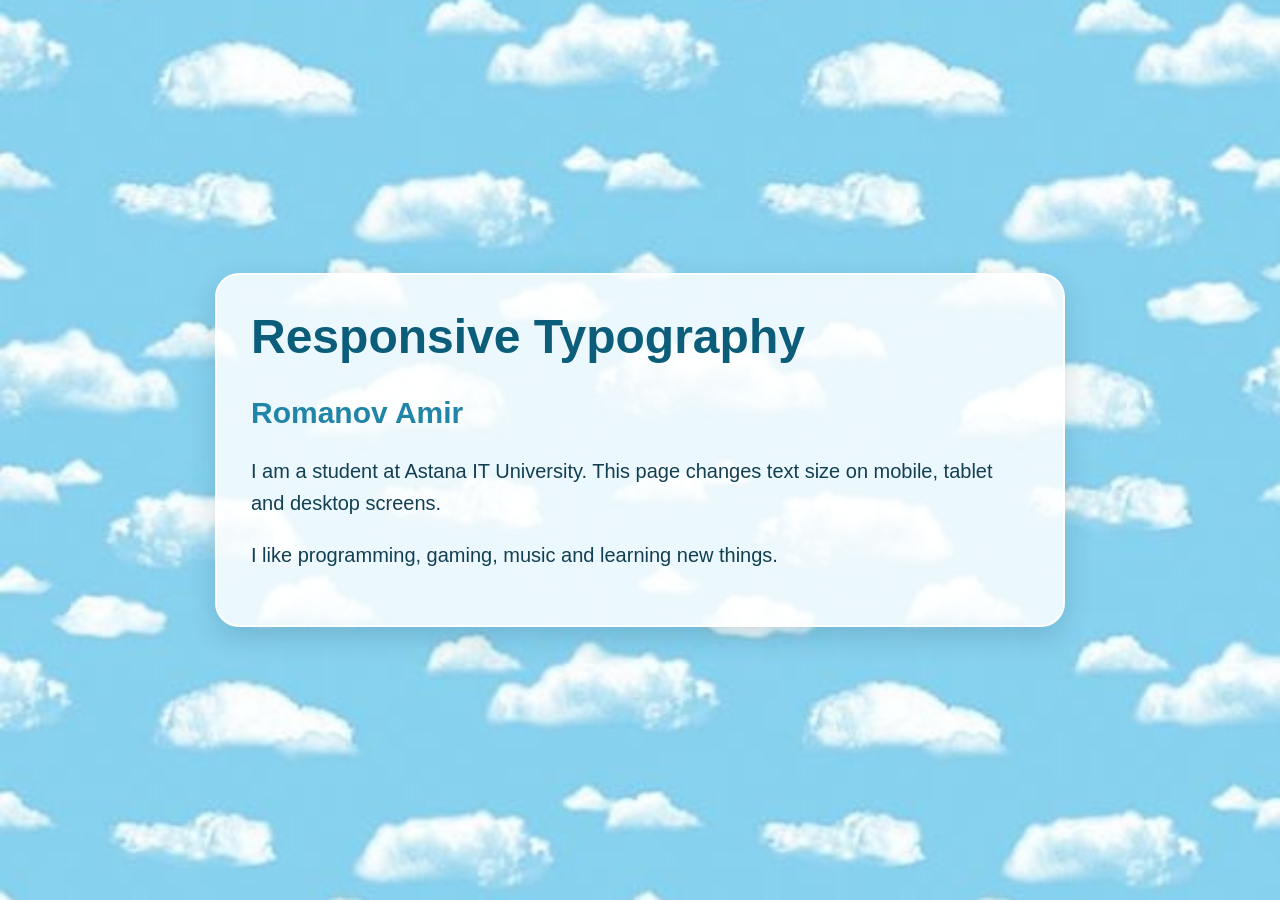
<file: task0_typography/index.html>
<!DOCTYPE html>
<html lang="en">
<head>
    <meta charset="UTF-8">
    <meta name="viewport" content="width=device-width, initial-scale=1.0">
    <title>Task 0 - Responsive Typography</title>
    <link rel="stylesheet" href="style.css">
</head>
<body>
    <main class="card">
        <h1>Responsive Typography</h1>
        <h2>Romanov Amir</h2>
        <p>I am a student at Astana IT University. This page changes text size on mobile, tablet and desktop screens.</p>
        <p>I like programming, gaming, music and learning new things.</p>
    </main>
</body>
</html>
</file>
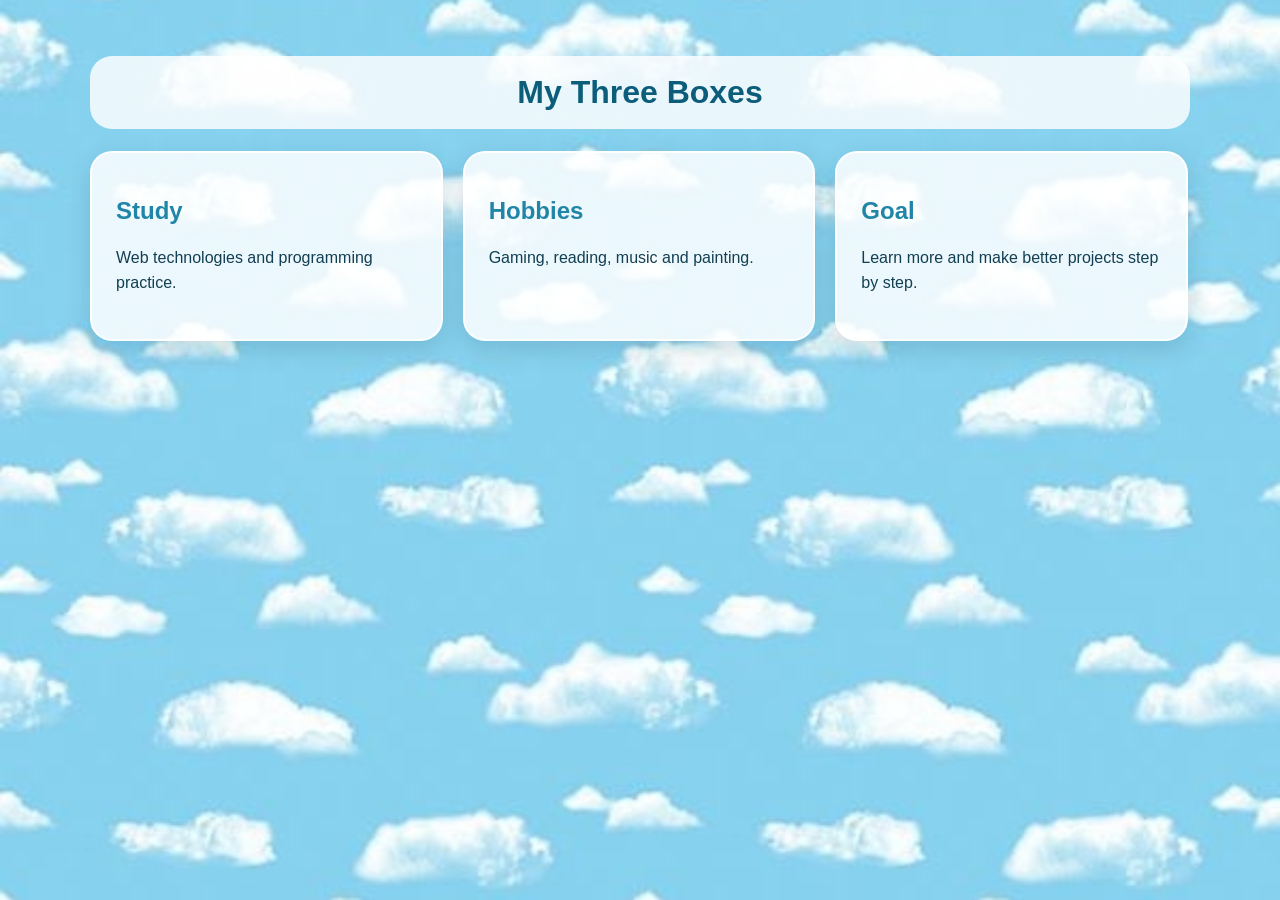
<file: task1_media_layout/index.html>
<!DOCTYPE html>
<html lang="en">
<head>
    <meta charset="UTF-8">
    <meta name="viewport" content="width=device-width, initial-scale=1.0">
    <title>Task 1 - Media Query Layout</title>
    <link rel="stylesheet" href="style.css">
</head>
<body>
    <main class="page">
        <h1>My Three Boxes</h1>
        <div class="boxes">
            <section class="box">
                <h2>Study</h2>
                <p>Web technologies and programming practice.</p>
            </section>
            <section class="box">
                <h2>Hobbies</h2>
                <p>Gaming, reading, music and painting.</p>
            </section>
            <section class="box">
                <h2>Goal</h2>
                <p>Learn more and make better projects step by step.</p>
            </section>
        </div>
    </main>
</body>
</html>
</file>
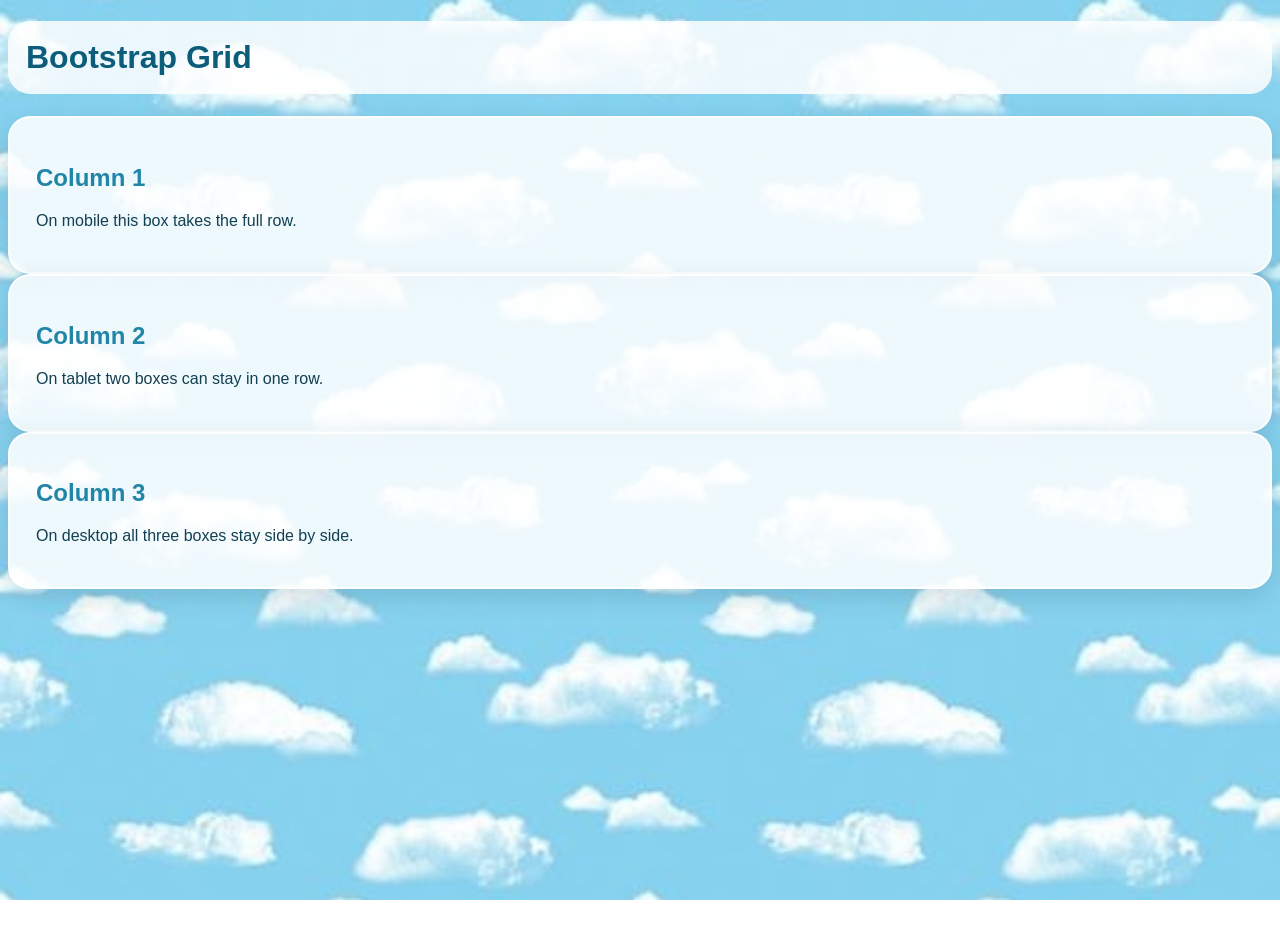
<file: task2_bootstrap_grid/index.html>
<!DOCTYPE html>
<html lang="en">
<head>
    <meta charset="UTF-8">
    <meta name="viewport" content="width=device-width, initial-scale=1.0">
    <title>Task 2 - Bootstrap Grid</title>
    <link rel="stylesheet" href="style.css">
</head>
<body>
    <main class="container py-5">
        <h1 class="page-title text-center mb-4">Bootstrap Grid</h1>
        <div class="row g-4">
            <div class="col-12 col-md-6 col-lg-4">
                <div class="info-box h-100">
                    <h2>Column 1</h2>
                    <p>On mobile this box takes the full row.</p>
                </div>
            </div>
            <div class="col-12 col-md-6 col-lg-4">
                <div class="info-box h-100">
                    <h2>Column 2</h2>
                    <p>On tablet two boxes can stay in one row.</p>
                </div>
            </div>
            <div class="col-12 col-md-6 col-lg-4">
                <div class="info-box h-100">
                    <h2>Column 3</h2>
                    <p>On desktop all three boxes stay side by side.</p>
                </div>
            </div>
        </div>
    </main>
</body>
</html>
</file>
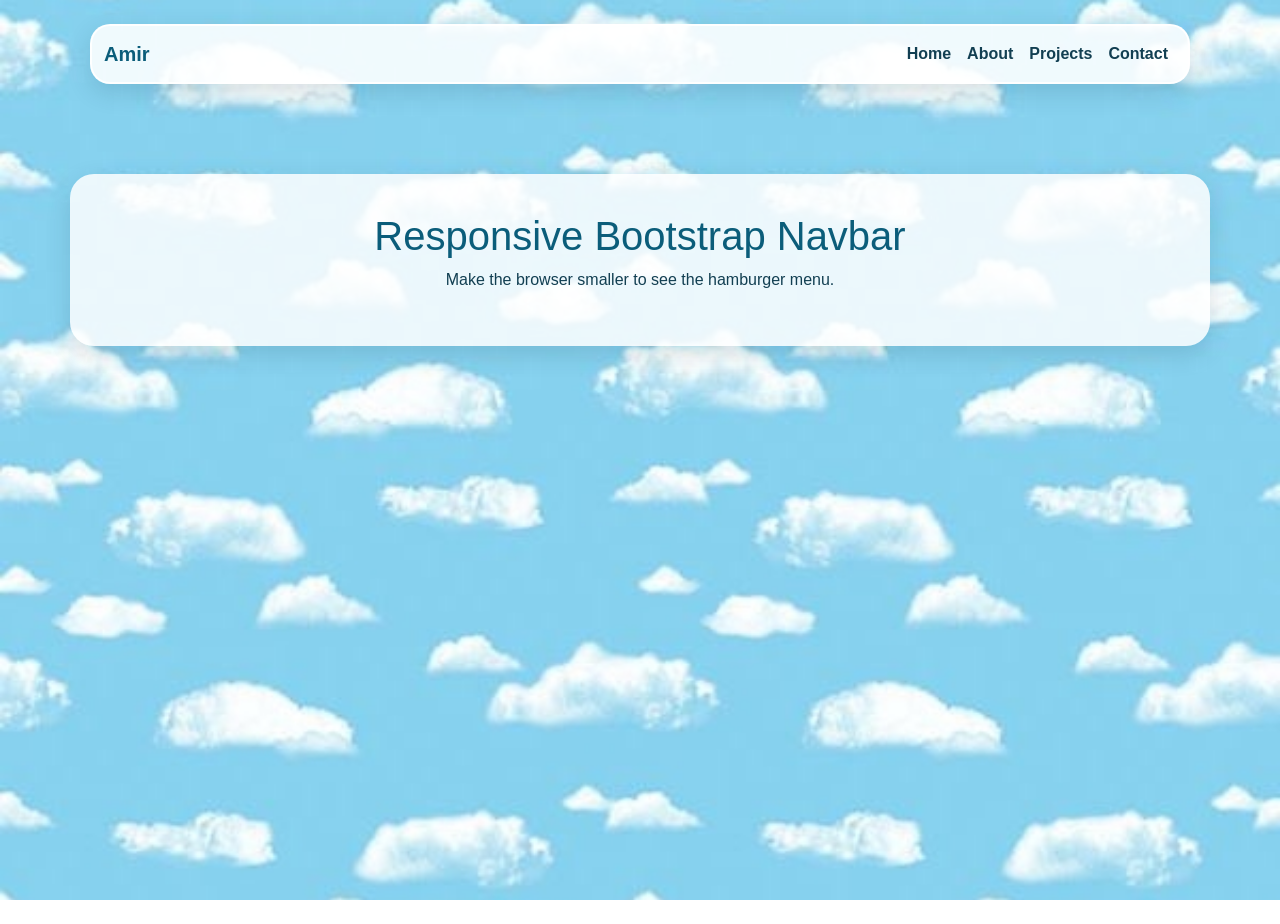
<file: task3_navbar/index.html>
<!DOCTYPE html>
<html lang="en">
<head>
    <meta charset="UTF-8">
    <meta name="viewport" content="width=device-width, initial-scale=1.0">
    <title>Task 3 - Bootstrap Navbar</title>
    <link href="https://cdn.jsdelivr.net/npm/bootstrap@5.3.3/dist/css/bootstrap.min.css" rel="stylesheet">
    <link rel="stylesheet" href="style.css">
</head>
<body>
    <nav class="navbar navbar-expand-md navbar-light custom-nav">
        <div class="container">
            <a class="navbar-brand" href="#">Amir</a>
            <button class="navbar-toggler" type="button" data-bs-toggle="collapse" data-bs-target="#mainMenu" aria-controls="mainMenu" aria-expanded="false" aria-label="Open menu">
                <span class="navbar-toggler-icon"></span>
            </button>
            <div class="collapse navbar-collapse" id="mainMenu">
                <ul class="navbar-nav ms-auto">
                    <li class="nav-item"><a class="nav-link" href="#home">Home</a></li>
                    <li class="nav-item"><a class="nav-link" href="#about">About</a></li>
                    <li class="nav-item"><a class="nav-link" href="#projects">Projects</a></li>
                    <li class="nav-item"><a class="nav-link" href="#contact">Contact</a></li>
                </ul>
            </div>
        </div>
    </nav>

    <main class="container page-box" id="home">
        <h1>Responsive Bootstrap Navbar</h1>
        <p>Make the browser smaller to see the hamburger menu.</p>
    </main>

    <script src="https://cdn.jsdelivr.net/npm/bootstrap@5.3.3/dist/js/bootstrap.bundle.min.js"></script>
</body>
</html>
</file>
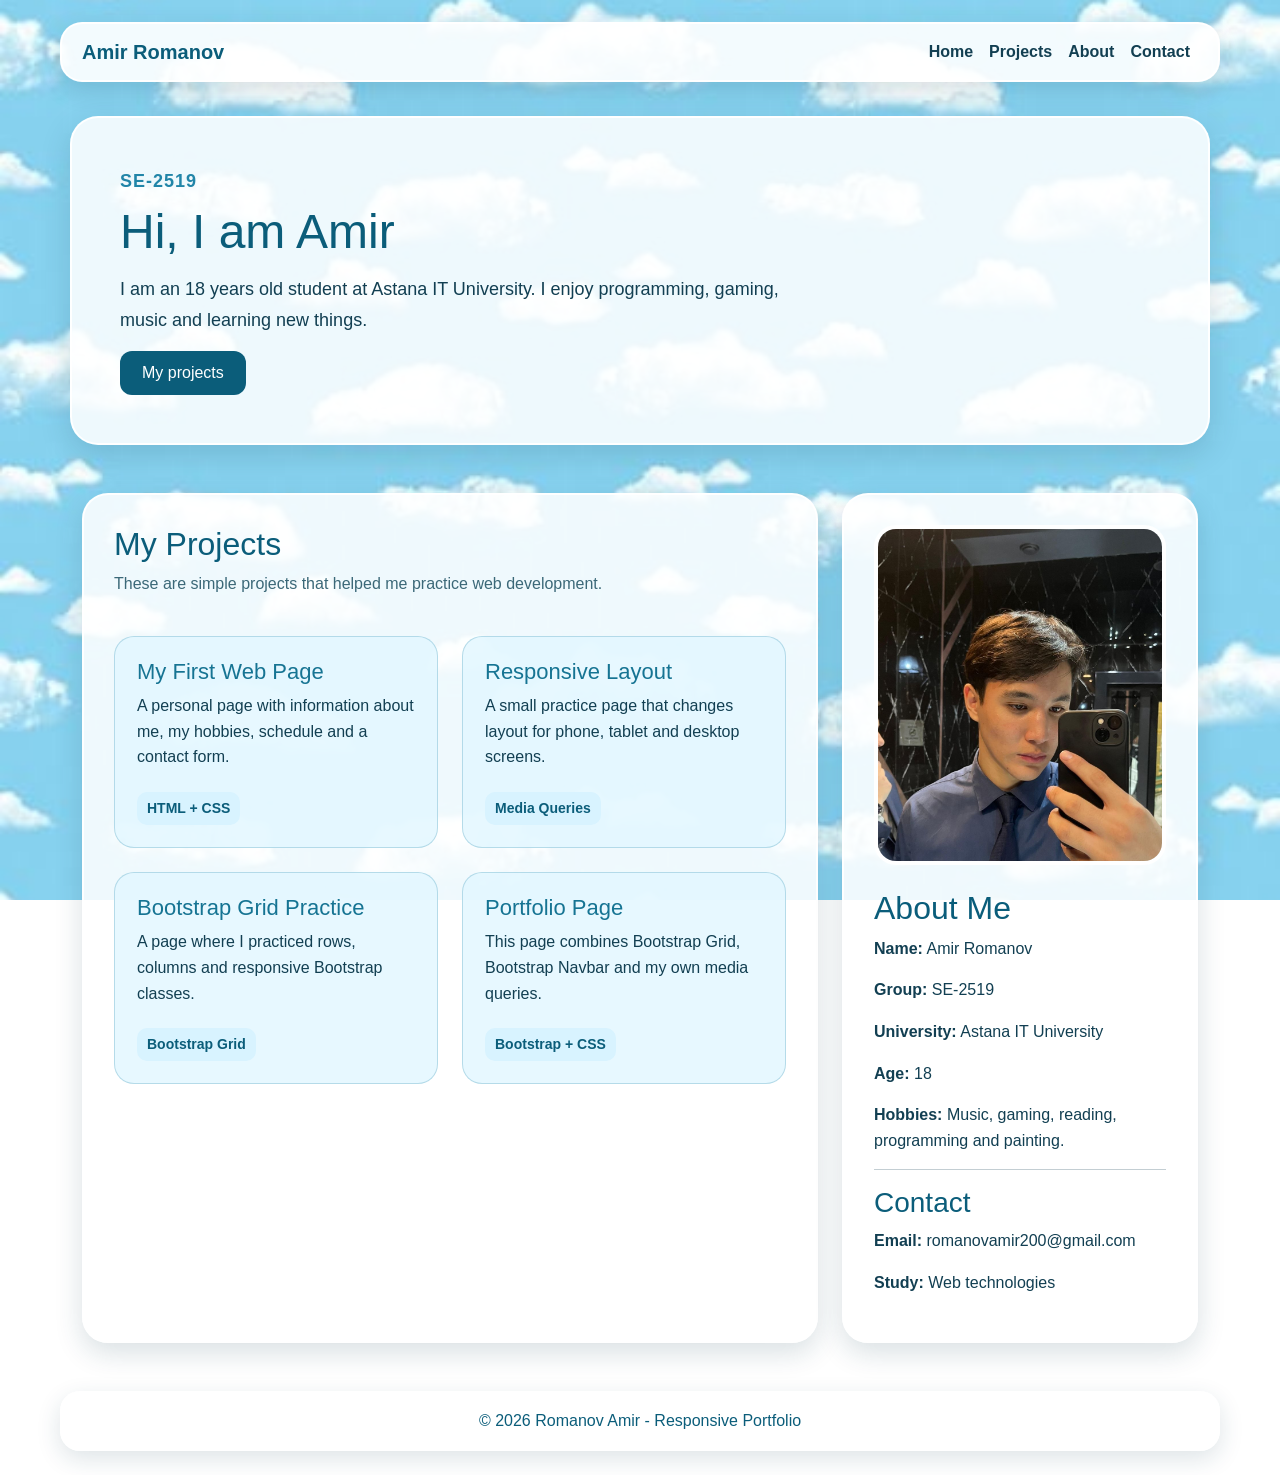
<file: task4_portfolio/index.html>
<!DOCTYPE html>
<html lang="en">
<head>
    <meta charset="UTF-8">
    <meta name="viewport" content="width=device-width, initial-scale=1.0">
    <title>Romanov Amir - Portfolio</title>
    <link href="https://cdn.jsdelivr.net/npm/bootstrap@5.3.3/dist/css/bootstrap.min.css" rel="stylesheet">
    <link rel="stylesheet" href="style.css">
</head>
<body>
    <nav class="navbar navbar-expand-lg navbar-light top-nav">
        <div class="container">
            <a class="navbar-brand" href="#home">Amir Romanov</a>
            <button class="navbar-toggler" type="button" data-bs-toggle="collapse" data-bs-target="#portfolioMenu" aria-controls="portfolioMenu" aria-expanded="false" aria-label="Open menu">
                <span class="navbar-toggler-icon"></span>
            </button>
            <div class="collapse navbar-collapse" id="portfolioMenu">
                <ul class="navbar-nav ms-auto">
                    <li class="nav-item"><a class="nav-link" href="#home">Home</a></li>
                    <li class="nav-item"><a class="nav-link" href="#projects">Projects</a></li>
                    <li class="nav-item"><a class="nav-link" href="#about">About</a></li>
                    <li class="nav-item"><a class="nav-link" href="#contact">Contact</a></li>
                </ul>
            </div>
        </div>
    </nav>

    <header class="hero container" id="home">
        <div>
            <p class="small-text">SE-2519</p>
            <h1>Hi, I am Amir</h1>
            <p>I am an 18 years old student at Astana IT University. I enjoy programming, gaming, music and learning new things.</p>
            <a href="#projects" class="btn main-btn">My projects</a>
        </div>
    </header>

    <main class="container my-5">
        <div class="row g-4">
            <section class="col-12 col-lg-8" id="projects">
                <div class="section-box">
                    <h2>My Projects</h2>
                    <p class="section-text">These are simple projects that helped me practice web development.</p>
                    <div class="row g-4 mt-1">
                        <div class="col-12 col-md-6">
                            <article class="project-card h-100">
                                <h3>My First Web Page</h3>
                                <p>A personal page with information about me, my hobbies, schedule and a contact form.</p>
                                <span>HTML + CSS</span>
                            </article>
                        </div>
                        <div class="col-12 col-md-6">
                            <article class="project-card h-100">
                                <h3>Responsive Layout</h3>
                                <p>A small practice page that changes layout for phone, tablet and desktop screens.</p>
                                <span>Media Queries</span>
                            </article>
                        </div>
                        <div class="col-12 col-md-6">
                            <article class="project-card h-100">
                                <h3>Bootstrap Grid Practice</h3>
                                <p>A page where I practiced rows, columns and responsive Bootstrap classes.</p>
                                <span>Bootstrap Grid</span>
                            </article>
                        </div>
                        <div class="col-12 col-md-6">
                            <article class="project-card h-100">
                                <h3>Portfolio Page</h3>
                                <p>This page combines Bootstrap Grid, Bootstrap Navbar and my own media queries.</p>
                                <span>Bootstrap + CSS</span>
                            </article>
                        </div>
                    </div>
                </div>
            </section>

            <aside class="col-12 col-lg-4" id="about">
                <div class="profile-box">
                    <img src="../images/me.jpg" alt="Amir Romanov" class="profile-photo">
                    <h2>About Me</h2>
                    <p><b>Name:</b> Amir Romanov</p>
                    <p><b>Group:</b> SE-2519</p>
                    <p><b>University:</b> Astana IT University</p>
                    <p><b>Age:</b> 18</p>
                    <p><b>Hobbies:</b> Music, gaming, reading, programming and painting.</p>
                    <hr>
                    <div id="contact">
                        <h3>Contact</h3>
                        <p><b>Email:</b> romanovamir200@gmail.com</p>
                        <p><b>Study:</b> Web technologies</p>
                    </div>
                </div>
            </aside>
        </div>
    </main>

    <footer>
        <p>© 2026 Romanov Amir - Responsive Portfolio</p>
    </footer>

    <script src="https://cdn.jsdelivr.net/npm/bootstrap@5.3.3/dist/js/bootstrap.bundle.min.js"></script>
</body>
</html>
</file>
<file: task0_typography/style.css>
* {
    box-sizing: border-box;
}

body {
    margin: 0;
    min-height: 100vh;
    display: flex;
    justify-content: center;
    align-items: center;
    padding: 20px;
    background: url("../images/background.jpg") center/cover fixed;
    font-family: Arial, sans-serif;
    color: #123f52;
}

.card {
    width: min(90%, 850px);
    padding: 24px;
    background: rgba(255, 255, 255, 0.84);
    border: 2px solid rgba(255, 255, 255, 0.9);
    border-radius: 24px;
    box-shadow: 0 10px 28px rgba(18, 63, 82, 0.18);
}

h1 {
    margin-top: 0;
    color: #0b5d7a;
    font-size: 28px;
}

h2 {
    color: #2185a8;
    font-size: 20px;
}

p {
    line-height: 1.6;
    font-size: 16px;
}

@media (min-width: 768px) {
    .card {
        padding: 34px;
    }

    h1 {
        font-size: 38px;
    }

    h2 {
        font-size: 26px;
    }

    p {
        font-size: 18px;
    }
}

@media (min-width: 1200px) {
    h1 {
        font-size: 48px;
    }

    h2 {
        font-size: 30px;
    }

    p {
        font-size: 20px;
    }
}
</file>
<file: task1_media_layout/style.css>
* {
    box-sizing: border-box;
}

body {
    margin: 0;
    min-height: 100vh;
    padding: 35px 20px;
    background: url("../images/background.jpg") center/cover fixed;
    font-family: Arial, sans-serif;
    color: #123f52;
}

.page {
    width: min(1100px, 92%);
    margin: 0 auto;
}

h1 {
    text-align: center;
    color: #0b5d7a;
    background: rgba(255, 255, 255, 0.82);
    padding: 18px;
    border-radius: 22px;
}

.boxes {
    display: flex;
    flex-wrap: wrap;
    gap: 20px;
}

.box {
    width: calc(33.333% - 14px);
    min-height: 190px;
    padding: 24px;
    background: rgba(255, 255, 255, 0.84);
    border: 2px solid rgba(255, 255, 255, 0.9);
    border-radius: 22px;
    box-shadow: 0 8px 24px rgba(18, 63, 82, 0.16);
}

.box h2 {
    color: #2185a8;
}

.box p {
    line-height: 1.6;
}

@media (max-width: 900px) {
    .box {
        width: calc(50% - 10px);
    }
}

@media (max-width: 600px) {
    .box {
        width: 100%;
    }

    h1 {
        font-size: 26px;
    }
}
</file>
<file: task2_bootstrap_grid/style.css>
body {
    min-height: 100vh;
    background: url("../images/background.jpg") center/cover fixed;
    font-family: Arial, sans-serif;
    color: #123f52;
}

.page-title {
    color: #0b5d7a;
    background: rgba(255, 255, 255, 0.84);
    padding: 18px;
    border-radius: 22px;
}

.info-box {
    padding: 26px;
    background: rgba(255, 255, 255, 0.86);
    border: 2px solid rgba(255, 255, 255, 0.9);
    border-radius: 22px;
    box-shadow: 0 8px 24px rgba(18, 63, 82, 0.16);
}

.info-box h2 {
    color: #2185a8;
    font-size: 24px;
}
</file>
<file: task3_navbar/style.css>
body {
    min-height: 100vh;
    background: url("../images/background.jpg") center/cover fixed;
    font-family: Arial, sans-serif;
    color: #123f52;
}

.custom-nav {
    margin: 24px auto;
    width: min(94%, 1100px);
    background: rgba(255, 255, 255, 0.88);
    border: 2px solid rgba(255, 255, 255, 0.9);
    border-radius: 20px;
    box-shadow: 0 8px 24px rgba(18, 63, 82, 0.16);
}

.navbar-brand {
    color: #0b5d7a;
    font-weight: 700;
}

.nav-link {
    color: #123f52;
    font-weight: 600;
}

.nav-link:hover {
    color: #2185a8;
}

.page-box {
    margin-top: 90px;
    padding: 38px;
    text-align: center;
    background: rgba(255, 255, 255, 0.84);
    border-radius: 24px;
    box-shadow: 0 8px 24px rgba(18, 63, 82, 0.16);
}

.page-box h1 {
    color: #0b5d7a;
}
</file>
<file: task4_portfolio/style.css>
* {
    box-sizing: border-box;
}

body {
    margin: 0;
    min-height: 100vh;
    background: url("../images/background.jpg") center/cover fixed;
    font-family: Arial, sans-serif;
    color: #123f52;
}

.top-nav {
    width: min(94%, 1160px);
    margin: 22px auto 0;
    background: rgba(255, 255, 255, 0.9);
    border: 2px solid rgba(255, 255, 255, 0.95);
    border-radius: 22px;
    box-shadow: 0 8px 24px rgba(18, 63, 82, 0.16);
}

.navbar-brand {
    color: #0b5d7a;
    font-weight: 700;
}

.nav-link {
    color: #123f52;
    font-weight: 600;
}

.nav-link:hover {
    color: #2185a8;
}

.hero {
    margin-top: 34px;
    padding: 48px;
    background: rgba(255, 255, 255, 0.86);
    border: 2px solid rgba(255, 255, 255, 0.95);
    border-radius: 28px;
    box-shadow: 0 10px 30px rgba(18, 63, 82, 0.17);
}

.hero h1 {
    margin: 0 0 14px;
    color: #0b5d7a;
    font-size: 48px;
}

.hero p {
    max-width: 700px;
    font-size: 18px;
    line-height: 1.7;
}

.small-text {
    margin-bottom: 6px;
    color: #2185a8;
    font-weight: 700;
    letter-spacing: 1px;
}

.main-btn {
    background: #0b5d7a;
    color: white;
    border: none;
    padding: 10px 22px;
    border-radius: 12px;
}

.main-btn:hover {
    background: #2185a8;
    color: white;
}

.section-box,
.profile-box {
    height: 100%;
    padding: 30px;
    background: rgba(255, 255, 255, 0.87);
    border: 2px solid rgba(255, 255, 255, 0.95);
    border-radius: 26px;
    box-shadow: 0 10px 28px rgba(18, 63, 82, 0.16);
}

.section-box h2,
.profile-box h2,
.profile-box h3 {
    color: #0b5d7a;
}

.section-text {
    color: #3b6878;
}

.project-card {
    padding: 22px;
    background: rgba(225, 247, 255, 0.78);
    border: 1px solid rgba(33, 133, 168, 0.25);
    border-radius: 20px;
}

.project-card h3 {
    color: #167493;
    font-size: 22px;
}

.project-card p {
    line-height: 1.6;
}

.project-card span {
    display: inline-block;
    margin-top: 6px;
    padding: 6px 10px;
    background: #d8f3ff;
    color: #0b5d7a;
    border-radius: 10px;
    font-size: 14px;
    font-weight: 700;
}

.profile-photo {
    width: 100%;
    max-width: 300px;
    height: 340px;
    display: block;
    margin: 0 auto 24px;
    object-fit: cover;
    border-radius: 22px;
    border: 4px solid rgba(255, 255, 255, 0.95);
}

.profile-box p {
    line-height: 1.6;
}

footer {
    width: min(94%, 1160px);
    margin: 0 auto 24px;
    padding: 18px;
    text-align: center;
    background: rgba(255, 255, 255, 0.86);
    border-radius: 20px;
    color: #0b5d7a;
    box-shadow: 0 8px 24px rgba(18, 63, 82, 0.14);
}

footer p {
    margin: 0;
}

@media (max-width: 991px) {
    .hero {
        padding: 38px;
    }

    .hero h1 {
        font-size: 40px;
    }

    .profile-photo {
        max-width: 260px;
        height: 310px;
    }
}

@media (max-width: 576px) {
    .top-nav {
        margin-top: 12px;
    }

    .hero {
        margin-top: 18px;
        padding: 26px 22px;
        text-align: center;
    }

    .hero h1 {
        font-size: 32px;
    }

    .hero p {
        font-size: 16px;
    }

    .section-box,
    .profile-box {
        padding: 22px;
    }

    .project-card h3 {
        font-size: 20px;
    }

    .profile-box #contact {
        display: block;
    }

    footer {
        font-size: 14px;
    }
}
</file>
